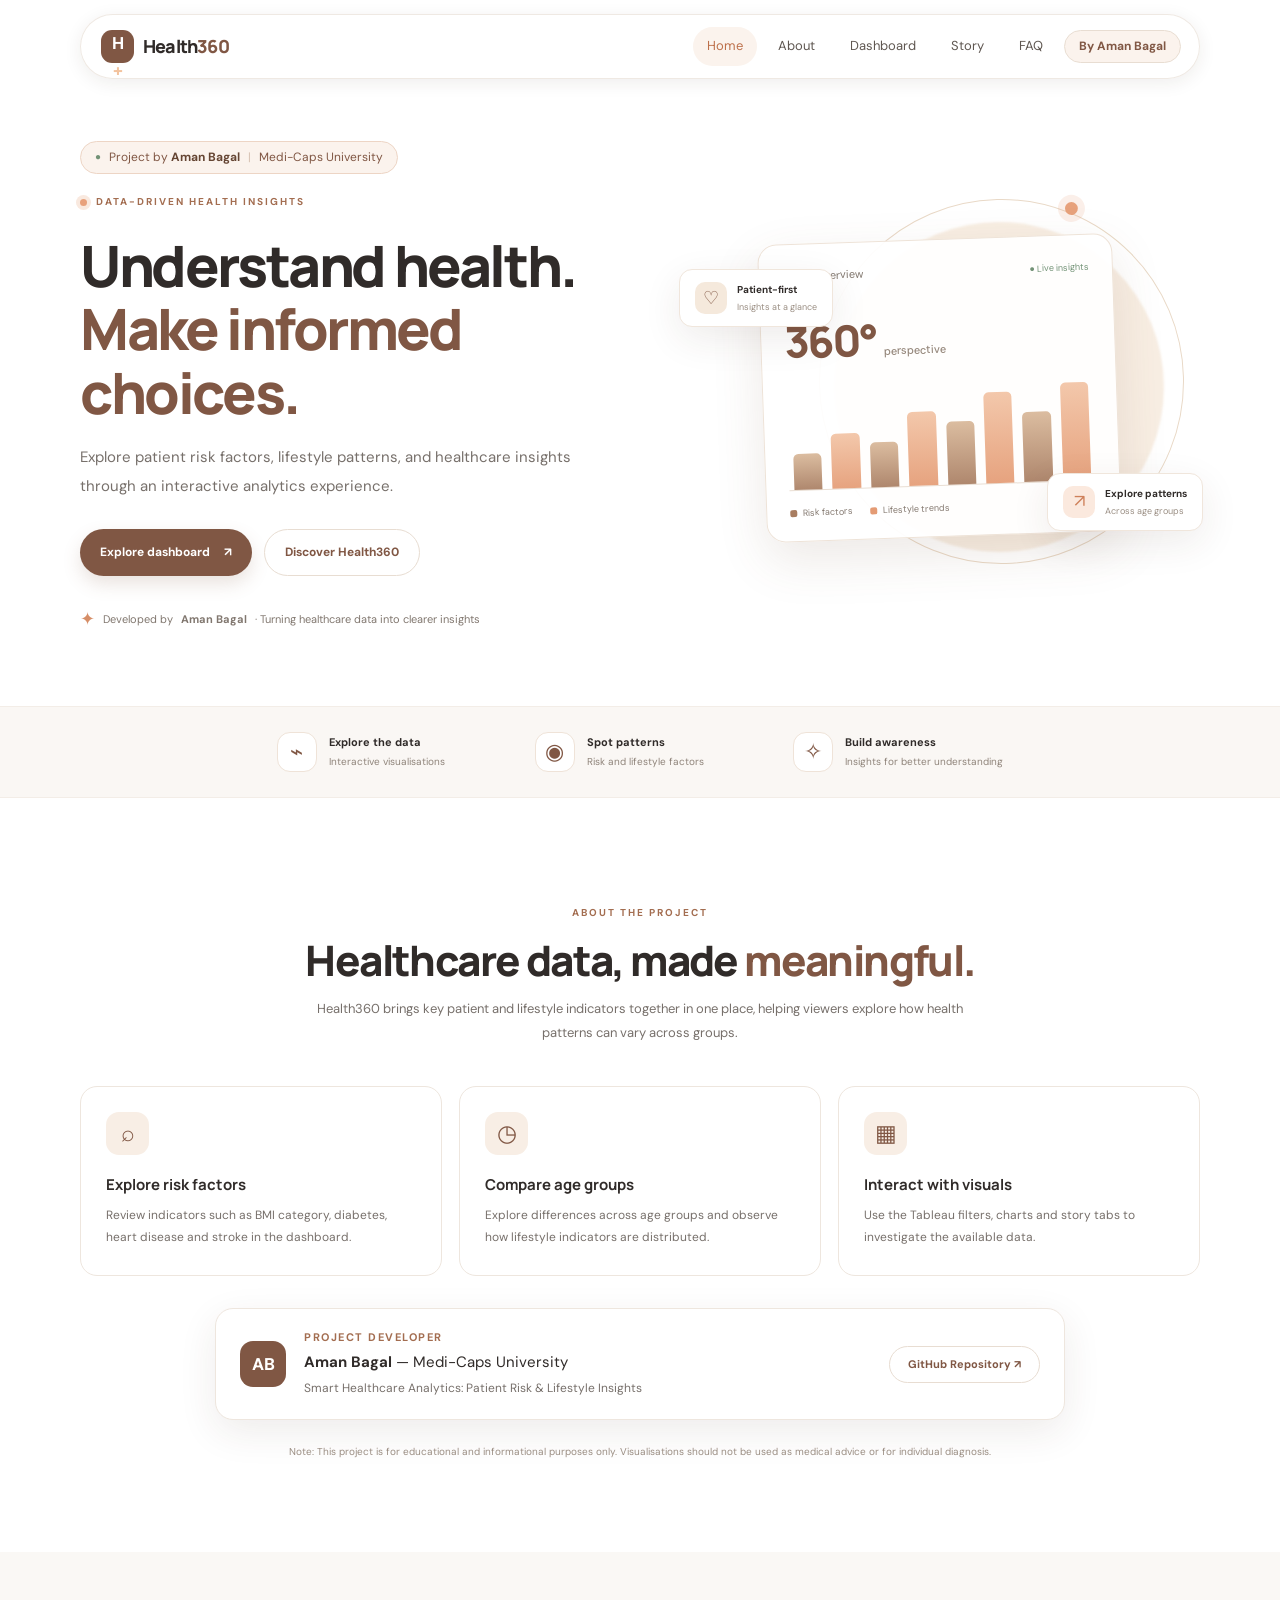
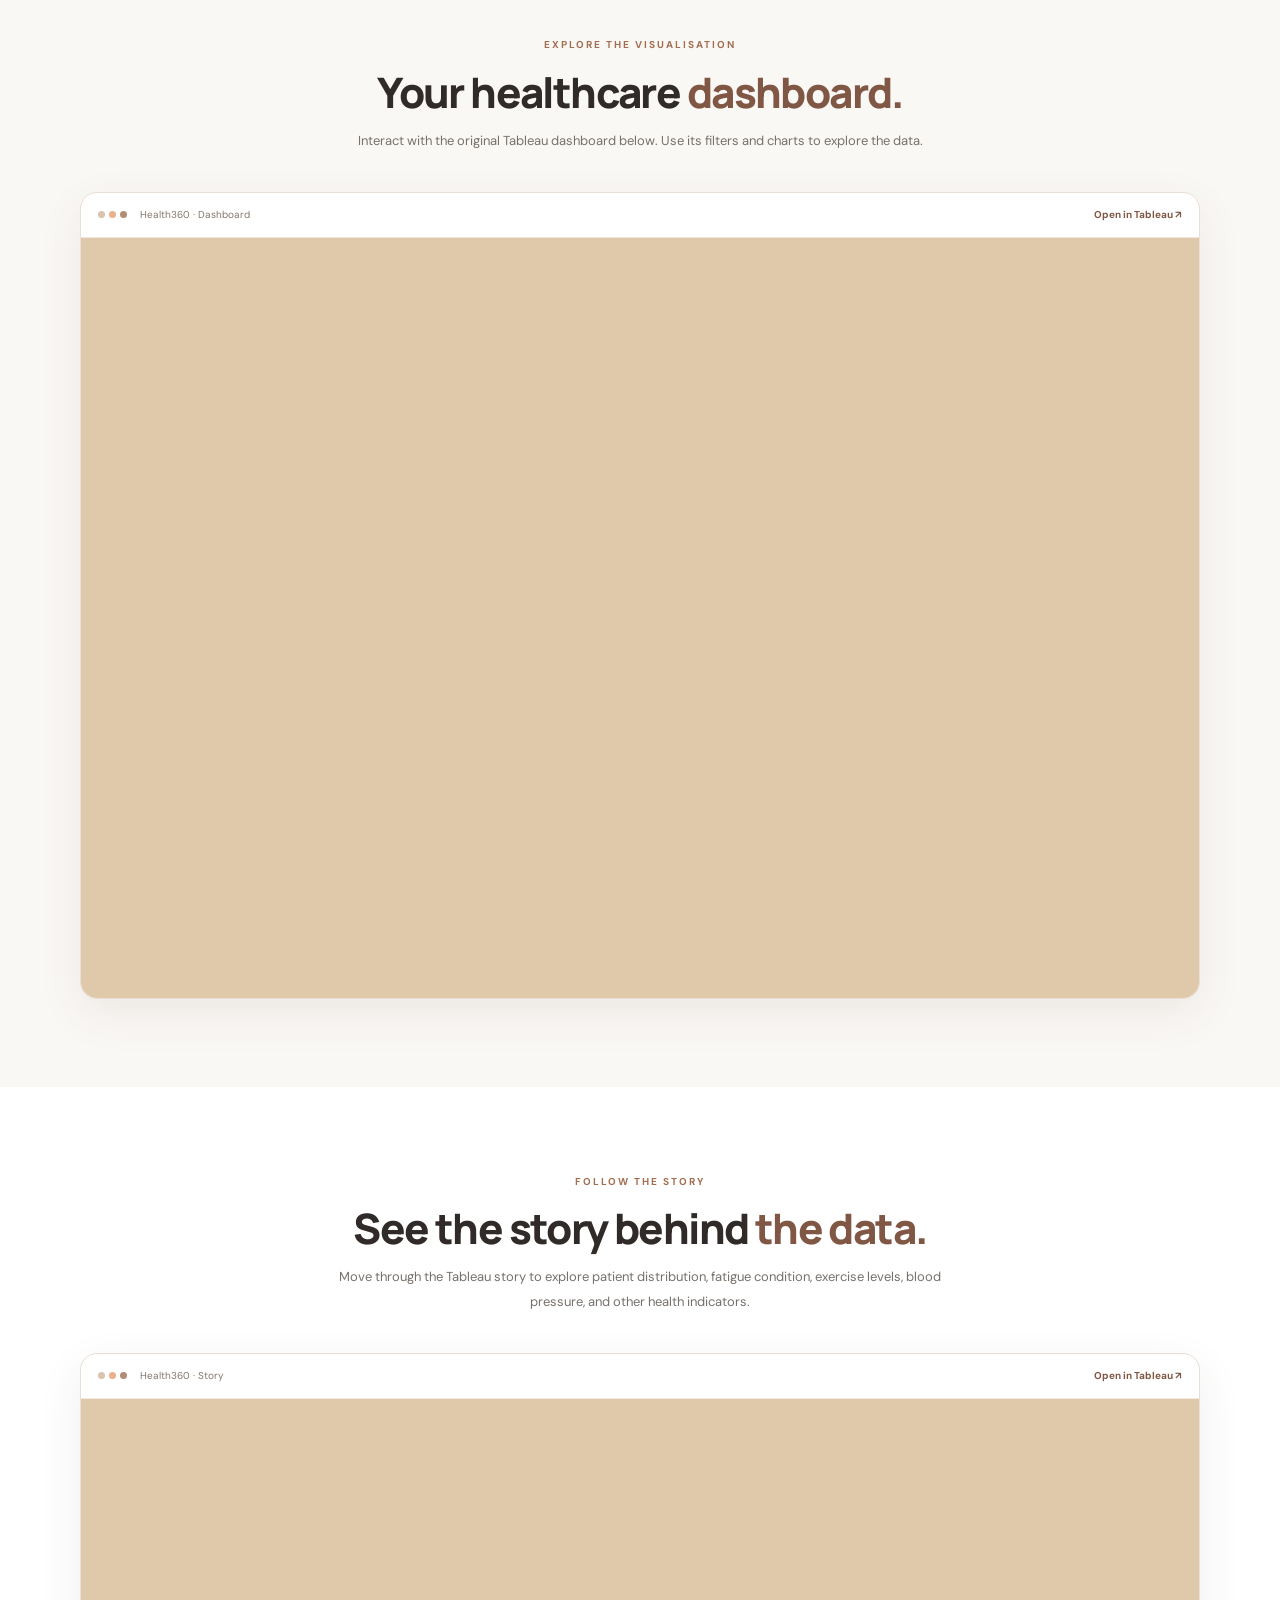
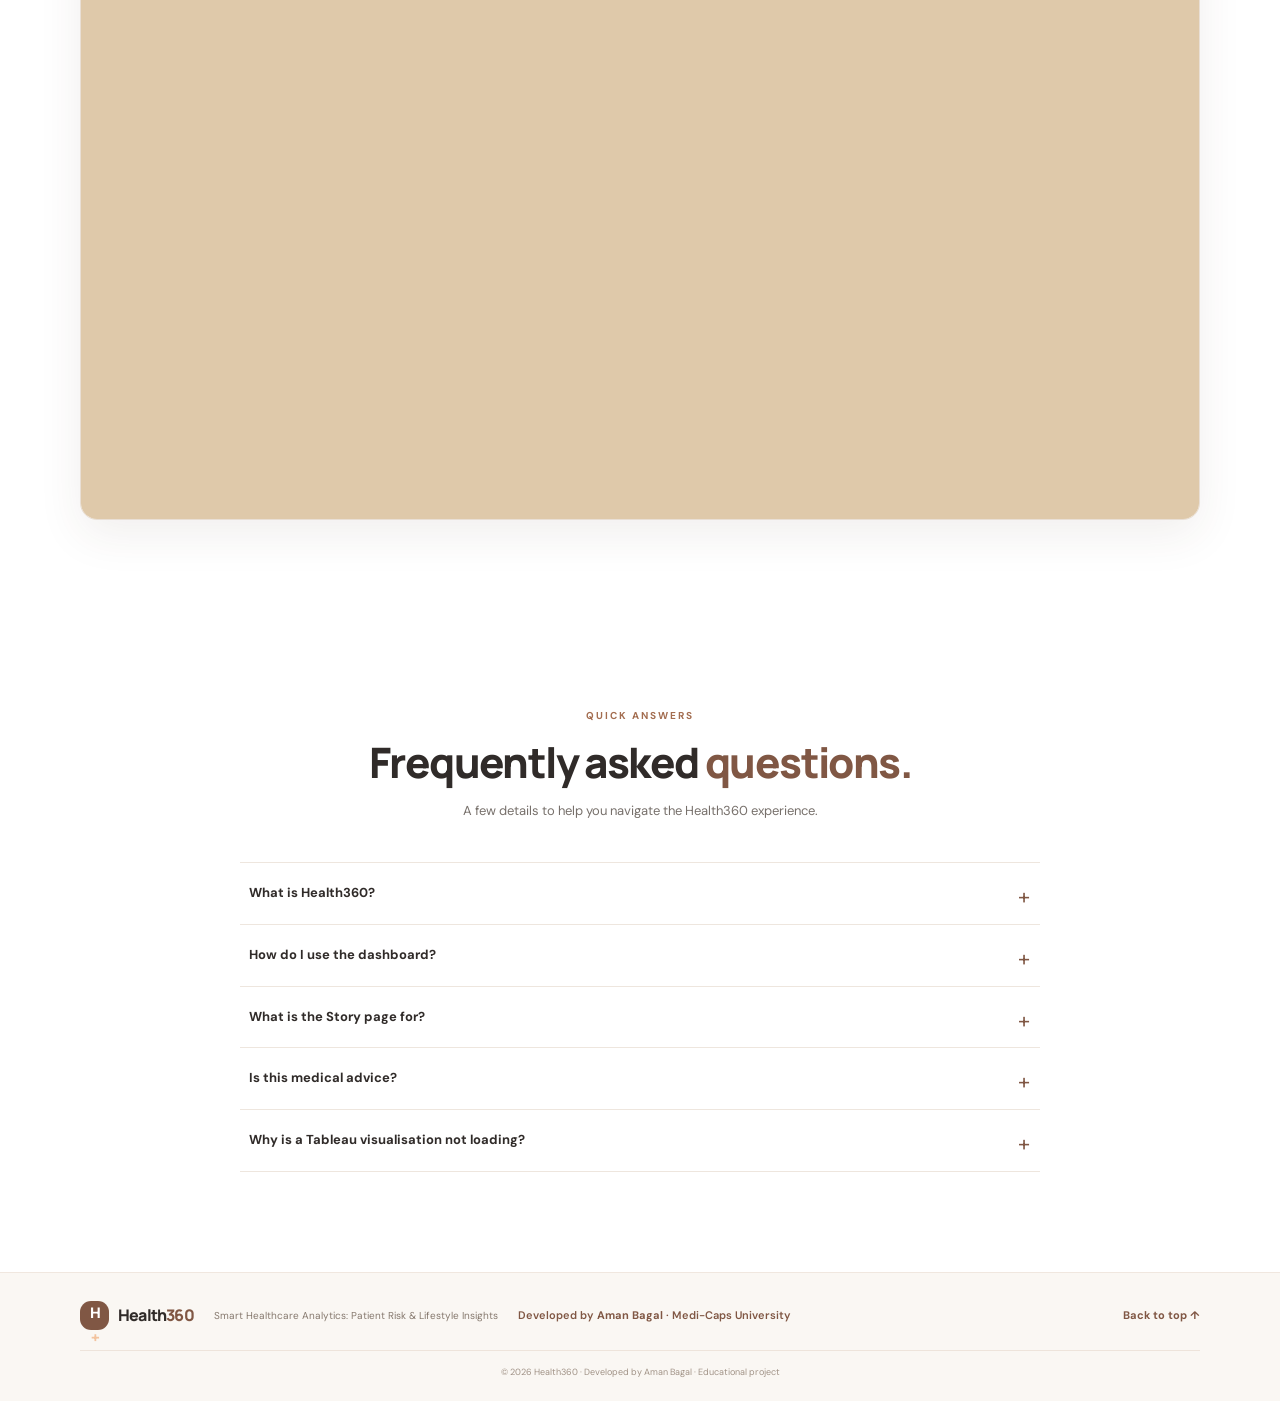
<file: index.html>
<!DOCTYPE html>
<html lang="en">
<head>
  <meta charset="UTF-8">
  <meta name="viewport" content="width=device-width, initial-scale=1.0">
  <meta name="theme-color" content="#ffffff">
  <meta name="author" content="Aman Bagal">
  <meta name="description" content="Health360 — Smart healthcare analytics, patient risk and lifestyle insights. Developed by Aman Bagal.">
  <title>Health360 | Smart Healthcare Analytics by Aman Bagal</title>
  <link rel="preconnect" href="https://public.tableau.com">
  <!-- External stylesheet links (Flask & direct file access) -->
  <link rel="stylesheet" href="../static/css/style.css">
  <link rel="stylesheet" href="static/css/style.css">
  <style>
/* Embedded stylesheet ensures full styling regardless of how index.html is opened */
@import url('https://fonts.googleapis.com/css2?family=DM+Sans:wght@400;500;600;700&family=Manrope:wght@400;500;600;700;800&display=swap');
:root{--ink:#302b29;--muted:#77706b;--brown:#805744;--brown-dark:#654533;--sand:#dfc9aa;--sand-light:#f8f3ed;--peach:#e8a17c;--line:#eee6de;--white:#fff;--shadow:0 12px 38px rgba(70,49,35,.09)}
*{box-sizing:border-box}html{scroll-behavior:smooth;scroll-padding-top:95px}body{margin:0;font-family:'DM Sans',sans-serif;color:var(--ink);background:#fff;line-height:1.6}a{color:inherit;text-decoration:none}.site-header{position:sticky;top:14px;z-index:20;width:min(1120px,calc(100% - 40px));margin:14px auto 0;padding:12px 18px 12px 20px;border:1px solid rgba(231,222,212,.65);border-radius:999px;background:rgba(255,255,255,.92);backdrop-filter:blur(14px);box-shadow:0 4px 18px rgba(52,38,28,.08);display:flex;align-items:center;justify-content:space-between;gap:24px}.brand{display:flex;align-items:center;gap:9px;flex-shrink:0}.brand-mark{width:33px;height:33px;border-radius:11px;display:grid;place-items:center;background:var(--brown);color:#fff;font-weight:800;font-size:17px;letter-spacing:-1px}.brand-mark span{color:#f3c39e}.brand-name{font-family:Manrope,sans-serif;font-size:18px;font-weight:800;letter-spacing:-.8px}.brand-name span{color:var(--brown)}.nav{display:flex;align-items:center;gap:7px}.nav-link{padding:9px 14px;border-radius:999px;font-size:13px;color:#5f5751;transition:.2s}.nav-link:hover,.nav-link.active{color:#bd704b;background:#fbf3ed}.menu-toggle{display:none;border:0;background:transparent;font-size:24px;color:var(--brown);cursor:pointer}.section{width:min(1120px,calc(100% - 40px));margin:0 auto}.hero{min-height:565px;display:grid;grid-template-columns:1.03fr .97fr;align-items:center;gap:45px;padding-top:62px;padding-bottom:72px}.eyebrow{display:inline-flex;align-items:center;gap:9px;color:#a36d50;font-size:10px;letter-spacing:2px;font-weight:700}.eyebrow-dot{width:7px;height:7px;border-radius:50%;background:var(--peach);box-shadow:0 0 0 4px #f9e9df}.hero h1,.section-heading h2{font-family:Manrope,sans-serif;letter-spacing:-2.4px;line-height:1.12;font-size:clamp(36px,4.5vw,57px);margin:20px 0 18px;font-weight:800}.hero h1 span,.section-heading h2 span{color:var(--brown)}.hero-copy>p,.section-heading>p{font-size:15px;line-height:1.9;color:var(--muted);max-width:510px;margin:0}.hero-actions{display:flex;gap:12px;flex-wrap:wrap;margin-top:29px}.button{display:inline-flex;align-items:center;gap:14px;justify-content:center;border-radius:999px;padding:13px 20px;font-size:12px;font-weight:700;transition:transform .2s,box-shadow .2s}.button:hover{transform:translateY(-2px)}.button-primary{background:var(--brown);color:#fff;box-shadow:0 8px 18px #8057442b}.button-primary:hover{background:var(--brown-dark)}.button-secondary{border:1px solid #e8ddd2;color:var(--brown);background:white}.hero-note{margin-top:29px;color:#81776f;font-size:11px;display:flex;align-items:center;gap:8px}.note-icon{color:#d68e67;font-size:18px}.hero-art{height:385px;position:relative;display:grid;place-items:center}.art-glow{position:absolute;width:330px;height:330px;border-radius:50%;background:#f8eee3;right:7%;top:7%;filter:blur(1px)}.art-orbit{position:absolute;width:365px;height:365px;border:1px solid #e9d9c7;border-radius:50%;transform:rotate(-23deg);right:3%;top:1%}.art-orbit:after{content:"";position:absolute;width:13px;height:13px;background:#e7a17b;border-radius:50%;top:43px;right:43px;box-shadow:0 0 0 7px #e7a17b2b}.art-card{position:relative;z-index:2;background:rgba(255,255,255,.94);border:1px solid #eee3d8;border-radius:19px;box-shadow:0 18px 50px #6e4d3520}.card-main{width:min(355px,82%);padding:23px 23px 20px;transform:rotate(-2deg)}.art-card-top{display:flex;align-items:center;justify-content:space-between;font-size:11px;color:#81776e}.live-dot{font-size:9px;color:#729276}.art-number{font-family:Manrope,sans-serif;font-size:43px;font-weight:800;letter-spacing:-2px;margin:22px 0 10px;color:var(--brown)}.art-number small{font-family:'DM Sans',sans-serif;font-size:11px;letter-spacing:0;color:#95877b;font-weight:500}.mini-bars{height:105px;display:flex;align-items:end;gap:10px;border-bottom:1px solid #e9ded3;padding:0 5px}.mini-bars i{display:block;flex:1;background:linear-gradient(180deg,#d8b798,#a87d61);border-radius:5px 5px 0 0;opacity:.92}.mini-bars i:nth-child(2n){background:linear-gradient(180deg,#f2c3a4,#e49b74)}.art-legend{display:flex;gap:17px;margin-top:15px;font-size:9px;color:#847970}.art-legend span{display:flex;align-items:center;gap:6px}.art-legend b{width:7px;height:7px;border-radius:2px}.legend-brown{background:#a87d61}.legend-peach{background:#e49b74}.floating-stat{position:absolute;z-index:3;display:flex;align-items:center;gap:10px;padding:12px 15px;background:white;border:1px solid #f0e6dc;border-radius:13px;box-shadow:var(--shadow)}.floating-stat strong,.floating-stat small{display:block}.floating-stat strong{font-size:10px}.floating-stat small{font-size:9px;color:#9a8e83;margin-top:2px}.stat-symbol{display:grid;place-items:center;width:32px;height:32px;background:#f5e9dc;border-radius:10px;color:var(--brown);font-size:18px}.stat-symbol-peach{background:#fbe9de;color:#ce805a}.stat-one{left:0;top:74px}.stat-two{right:-3px;bottom:49px}.intro-strip{display:flex;justify-content:center;gap:clamp(20px,7vw,100px);padding:25px 24px;background:#faf7f4;border-top:1px solid #f3ede7;border-bottom:1px solid #f3ede7}.intro-strip>div{display:flex;align-items:center;gap:12px}.strip-icon{width:40px;height:40px;border-radius:13px;display:grid;place-items:center;background:white;border:1px solid #efe3d8;color:var(--brown);font-size:22px}.intro-strip p{margin:0}.intro-strip strong,.intro-strip small{display:block}.intro-strip strong{font-size:11px}.intro-strip small{font-size:10px;color:#8f847a;margin-top:3px}.about-section{padding-top:100px;padding-bottom:92px}.section-heading{text-align:center;margin:0 auto 38px;max-width:700px}.section-heading h2{font-size:clamp(30px,3.5vw,42px);letter-spacing:-1.6px;margin:13px 0 13px}.section-heading>p{max-width:650px;margin:0 auto;font-size:13px}.feature-grid{display:grid;grid-template-columns:repeat(3,1fr);gap:17px;margin-top:40px}.feature-card{padding:25px 25px 27px;border:1px solid var(--line);border-radius:17px;background:white;transition:.2s}.feature-card:hover{transform:translateY(-4px);box-shadow:var(--shadow);border-color:#e3cbb6}.feature-icon{display:grid;place-items:center;width:43px;height:43px;border-radius:13px;background:#f8eee5;color:var(--brown);font-size:23px}.feature-card h3{font-family:Manrope,sans-serif;font-size:15px;margin:18px 0 8px}.feature-card p{font-size:12px;line-height:1.8;color:var(--muted);margin:0}.disclaimer{max-width:850px;margin:24px auto 0;text-align:center;color:#9a8d82;font-size:10px}.visual-section{padding:78px max(20px,calc((100% - 1120px)/2)) 88px;background:#faf8f5}.story-section{background:#fff;padding-top:80px}.viz-shell{width:100%;max-width:1120px;margin:0 auto;background:#fff;border:1px solid #e9dfd5;border-radius:17px;overflow:hidden;box-shadow:0 15px 45px rgba(74,52,35,.08)}.viz-toolbar{height:45px;padding:0 17px;display:flex;align-items:center;gap:13px;border-bottom:1px solid #f0e8e0;font-size:10px;color:#85776c}.viz-toolbar>div{display:flex;gap:4px}.toolbar-dot{width:7px;height:7px;background:#d8c4af;border-radius:50%}.toolbar-dot:nth-child(2){background:#e9b18d}.toolbar-dot:nth-child(3){background:#b38c74}.viz-toolbar>a{margin-left:auto;color:var(--brown);font-weight:700}.viz-frame{width:100%;position:relative;background:#dfc9aa}.viz-frame iframe{display:block;width:100%;height:100%;border:0}.dashboard-frame{height:760px}.story-frame{height:720px}.faq-section{padding-top:93px;padding-bottom:100px}.faq-list{max-width:800px;margin:0 auto;border-top:1px solid var(--line)}.faq-list details{border-bottom:1px solid var(--line);padding:0 5px}.faq-list summary{list-style:none;cursor:pointer;padding:20px 34px 20px 4px;font-size:13px;font-weight:700;position:relative}.faq-list summary::-webkit-details-marker{display:none}.faq-list summary:after{content:"+";position:absolute;right:5px;top:16px;font-size:22px;color:var(--brown);font-weight:400}.faq-list details[open] summary:after{content:"−"}.faq-list details p{font-size:12px;color:var(--muted);line-height:1.8;margin:0;padding:0 30px 20px 4px}.footer{padding:28px max(20px,calc((100% - 1120px)/2)) 22px;background:#faf7f3;border-top:1px solid #f0e7df;display:flex;align-items:center;gap:20px;flex-wrap:wrap}.footer-brand .brand-mark{width:29px;height:29px;font-size:15px}.footer-brand .brand-name{font-size:16px}.footer p{font-size:10px;color:#85786d;margin:0}.back-top{margin-left:auto;font-size:11px;color:var(--brown);font-weight:700}.footer>small{width:100%;text-align:center;padding-top:14px;border-top:1px solid #eee4db;color:#a09286;font-size:9px}
@media(max-width:760px){.site-header{width:calc(100% - 24px);top:8px;margin-top:8px;padding:10px 14px;border-radius:18px;flex-wrap:wrap}.menu-toggle{display:block}.nav{display:none;flex-basis:100%;flex-direction:column;align-items:stretch;gap:2px;padding:5px 0 3px}.nav.open{display:flex}.nav-link{padding:10px 13px}.hero{grid-template-columns:1fr;gap:18px;padding-top:72px;padding-bottom:48px}.hero-copy{text-align:center}.hero-copy>p{margin:0 auto}.hero-actions{justify-content:center}.hero-note{justify-content:center}.hero-art{height:330px}.art-glow{width:260px;height:260px;right:calc(50% - 130px)}.art-orbit{width:300px;height:300px;right:calc(50% - 150px);top:12px}.card-main{width:min(330px,82%)}.stat-one{left:0;top:38px}.stat-two{right:0;bottom:26px}.intro-strip{display:grid;grid-template-columns:1fr;gap:15px;padding:22px 30px}.about-section{padding-top:68px;padding-bottom:65px}.feature-grid{grid-template-columns:1fr;gap:12px}.feature-card{padding:21px}.visual-section{padding:60px 12px}.story-section{padding-top:60px}.dashboard-frame{height:650px}.story-frame{height:620px}.viz-toolbar{padding:0 10px}.viz-toolbar>a{font-size:9px}.section-heading{padding:0 7px;margin-bottom:28px}.faq-section{padding-top:68px;padding-bottom:70px}.footer{justify-content:center;text-align:center;gap:13px}.footer p{width:100%}.back-top{margin:0}.footer>small{margin-top:5px}}
@media(max-width:420px){.hero h1{font-size:36px;letter-spacing:-1.7px}.hero-art{height:295px}.card-main{padding:18px}.art-number{font-size:36px}.floating-stat{padding:9px 10px}.floating-stat strong{font-size:9px}.floating-stat small{font-size:8px}.stat-one{left:-2px}.stat-two{right:-2px}.dashboard-frame{height:560px}.story-frame{height:540px}.viz-toolbar>span{max-width:110px;overflow:hidden;white-space:nowrap}.section-heading h2{letter-spacing:-1px}}


/* Author styles */
.hero-author-badge{display:inline-flex;align-items:center;gap:8px;background:#fbf3ed;border:1px solid #edd5c5;border-radius:999px;padding:6px 14px;font-size:12px;color:var(--brown);margin-bottom:14px}
.hero-author-badge strong{color:var(--brown-dark)}
.hero-author-badge .badge-dot{color:#729276;font-size:10px}
.hero-author-badge .badge-divider{color:#d8c3b4}
.author-pill{display:inline-flex;align-items:center;gap:6px;padding:6px 14px;border-radius:999px;font-size:12px;font-weight:700;color:var(--brown);background:#fbf3ed;border:1px solid #e8ddd2}
.author-banner{max-width:850px;margin:32px auto 0;padding:20px 24px;background:#fff;border:1px solid var(--line);border-radius:18px;box-shadow:var(--shadow);display:flex;align-items:center;gap:18px;flex-wrap:wrap}
.author-avatar{width:46px;height:46px;border-radius:13px;background:var(--brown);color:#fff;font-weight:800;font-size:17px;display:grid;place-items:center;flex-shrink:0}
.author-info{flex:1;min-width:200px}
.author-info h3{font-size:11px;text-transform:uppercase;letter-spacing:1.5px;color:#a36d50;margin:0 0 3px;font-weight:700}
.author-info p{margin:0;font-size:15px;color:var(--ink)}
.author-info small{color:var(--muted);font-size:12px}
.author-btn{padding:9px 18px;font-size:11px;border-radius:999px}
.footer-author{font-size:11px;color:var(--brown);font-weight:600}

  </style>
</head>
<body>
  <header class="site-header">
    <a class="brand" href="#home" aria-label="Health360 home">
      <span class="brand-mark">H<span>+</span></span>
      <span class="brand-name">Health<span>360</span></span>
    </a>
    <button class="menu-toggle" id="menuToggle" aria-label="Toggle navigation" aria-expanded="false">☰</button>
    <nav class="nav" id="mainNav" aria-label="Main navigation">
      <a href="#home" class="nav-link active">Home</a>
      <a href="#about" class="nav-link">About</a>
      <a href="#dashboard" class="nav-link">Dashboard</a>
      <a href="#story" class="nav-link">Story</a>
      <a href="#faq" class="nav-link">FAQ</a>
      <span class="author-pill">By Aman Bagal</span>
    </nav>
  </header>

  <main>
    <section class="hero section" id="home">
      <div class="hero-copy">
        <div class="hero-author-badge">
          <span class="badge-dot">●</span>
          <span>Project by <strong>Aman Bagal</strong></span>
          <span class="badge-divider">|</span>
          <span>Medi-Caps University</span>
        </div>
        <br>
        <span class="eyebrow"><span class="eyebrow-dot"></span> DATA-DRIVEN HEALTH INSIGHTS</span>
        <h1>Understand health.<br><span>Make informed choices.</span></h1>
        <p>Explore patient risk factors, lifestyle patterns, and healthcare insights through an interactive analytics experience.</p>
        <div class="hero-actions">
          <a class="button button-primary" href="#dashboard">Explore dashboard <span aria-hidden="true">↗</span></a>
          <a class="button button-secondary" href="#about">Discover Health360</a>
        </div>
        <div class="hero-note"><span class="note-icon">✦</span> Developed by <strong>Aman Bagal</strong> · Turning healthcare data into clearer insights</div>
      </div>
      <div class="hero-art" aria-label="Healthcare analytics illustration">
        <div class="art-glow"></div>
        <div class="art-card card-main">
          <div class="art-card-top"><span>Health overview</span><span class="live-dot">● Live insights</span></div>
          <div class="art-number">360° <small>perspective</small></div>
          <div class="mini-bars"><i style="height:35%"></i><i style="height:53%"></i><i style="height:44%"></i><i style="height:72%"></i><i style="height:61%"></i><i style="height:88%"></i><i style="height:68%"></i><i style="height:95%"></i></div>
          <div class="art-legend"><span><b class="legend-brown"></b>Risk factors</span><span><b class="legend-peach"></b>Lifestyle trends</span></div>
        </div>
        <div class="floating-stat stat-one"><span class="stat-symbol">♡</span><div><strong>Patient-first</strong><small>Insights at a glance</small></div></div>
        <div class="floating-stat stat-two"><span class="stat-symbol stat-symbol-peach">↗</span><div><strong>Explore patterns</strong><small>Across age groups</small></div></div>
        <div class="art-orbit"></div>
      </div>
    </section>

    <section class="intro-strip">
      <div><span class="strip-icon">⌁</span><p><strong>Explore the data</strong><small>Interactive visualisations</small></p></div>
      <div><span class="strip-icon">◉</span><p><strong>Spot patterns</strong><small>Risk and lifestyle factors</small></p></div>
      <div><span class="strip-icon">✧</span><p><strong>Build awareness</strong><small>Insights for better understanding</small></p></div>
    </section>

    <section class="section about-section" id="about">
      <div class="section-heading">
        <span class="eyebrow">ABOUT THE PROJECT</span>
        <h2>Healthcare data, made <span>meaningful.</span></h2>
        <p>Health360 brings key patient and lifestyle indicators together in one place, helping viewers explore how health patterns can vary across groups.</p>
      </div>
      <div class="feature-grid">
        <article class="feature-card"><span class="feature-icon">⌕</span><h3>Explore risk factors</h3><p>Review indicators such as BMI category, diabetes, heart disease and stroke in the dashboard.</p></article>
        <article class="feature-card"><span class="feature-icon">◷</span><h3>Compare age groups</h3><p>Explore differences across age groups and observe how lifestyle indicators are distributed.</p></article>
        <article class="feature-card"><span class="feature-icon">▦</span><h3>Interact with visuals</h3><p>Use the Tableau filters, charts and story tabs to investigate the available data.</p></article>
      </div>

      <div class="author-banner">
        <div class="author-avatar">AB</div>
        <div class="author-info">
          <h3>Project Developer</h3>
          <p><strong>Aman Bagal</strong> — Medi-Caps University</p>
          <small>Smart Healthcare Analytics: Patient Risk &amp; Lifestyle Insights</small>
        </div>
        <a href="https://github.com/amanbagal1001/Health360Flask" target="_blank" rel="noopener noreferrer" class="button button-secondary author-btn">
          GitHub Repository ↗
        </a>
      </div>

      <p class="disclaimer">Note: This project is for educational and informational purposes only. Visualisations should not be used as medical advice or for individual diagnosis.</p>
    </section>

    <section class="visual-section" id="dashboard">
      <div class="section-heading">
        <span class="eyebrow">EXPLORE THE VISUALISATION</span>
        <h2>Your healthcare <span>dashboard.</span></h2>
        <p>Interact with the original Tableau dashboard below. Use its filters and charts to explore the data.</p>
      </div>
      <div class="viz-shell">
        <div class="viz-toolbar"><div><span class="toolbar-dot"></span><span class="toolbar-dot"></span><span class="toolbar-dot"></span></div><span>Health360 · Dashboard</span><a href="https://public.tableau.com/views/Health360ComprehensiveHealthcareRiskDiseaseAnalytics_17929898861220/Dashboard1?:showVizHome=no" target="_blank" rel="noopener noreferrer">Open in Tableau ↗</a></div>
        <div class="viz-frame dashboard-frame">
          <iframe title="Health360 Smart Healthcare Risk Factor Analysis Dashboard" src="https://public.tableau.com/views/Health360ComprehensiveHealthcareRiskDiseaseAnalytics_17929898861220/Dashboard1?:language=en-GB&:showVizHome=no&:embed=true" loading="lazy" allowfullscreen></iframe>
        </div>
      </div>
    </section>

    <section class="visual-section story-section" id="story">
      <div class="section-heading">
        <span class="eyebrow">FOLLOW THE STORY</span>
        <h2>See the story behind <span>the data.</span></h2>
        <p>Move through the Tableau story to explore patient distribution, fatigue condition, exercise levels, blood pressure, and other health indicators.</p>
      </div>
      <div class="viz-shell">
        <div class="viz-toolbar"><div><span class="toolbar-dot"></span><span class="toolbar-dot"></span><span class="toolbar-dot"></span></div><span>Health360 · Story</span><a href="https://public.tableau.com/views/Health360ComprehensiveHealthcareRiskDiseaseAnalytics_17929898861220/Story1?:showVizHome=no" target="_blank" rel="noopener noreferrer">Open in Tableau ↗</a></div>
        <div class="viz-frame story-frame">
          <iframe title="Health360 Smart Healthcare Analytics Story" src="https://public.tableau.com/views/Health360ComprehensiveHealthcareRiskDiseaseAnalytics_17929898861220/Story1?:language=en-GB&:showVizHome=no&:embed=true" loading="lazy" allowfullscreen></iframe>
        </div>
      </div>
    </section>

    <section class="section faq-section" id="faq">
      <div class="section-heading">
        <span class="eyebrow">QUICK ANSWERS</span>
        <h2>Frequently asked <span>questions.</span></h2>
        <p>A few details to help you navigate the Health360 experience.</p>
      </div>
      <div class="faq-list">
        <details><summary>What is Health360?</summary><p>Health360 is a healthcare analytics project developed by Aman Bagal that presents patient risk and lifestyle insights through interactive Tableau visualisations.</p></details>
        <details><summary>How do I use the dashboard?</summary><p>Use the interactive controls inside the embedded Tableau view. Depending on the chart, you may be able to select categories, hover for details, or apply filters.</p></details>
        <details><summary>What is the Story page for?</summary><p>The Story view groups visualisations into a sequence so you can explore different aspects of the dataset step by step.</p></details>
        <details><summary>Is this medical advice?</summary><p>No. The website is an educational data visualisation project and is not a substitute for advice from a qualified healthcare professional.</p></details>
        <details><summary>Why is a Tableau visualisation not loading?</summary><p>Check your internet connection and make sure Tableau Public is accessible. You can also use the “Open in Tableau” link above each visualisation.</p></details>
      </div>
    </section>
  </main>

  <footer class="footer">
    <a class="brand footer-brand" href="#home"><span class="brand-mark">H<span>+</span></span><span class="brand-name">Health<span>360</span></span></a>
    <p>Smart Healthcare Analytics: Patient Risk &amp; Lifestyle Insights</p>
    <div class="footer-author">Developed by <strong>Aman Bagal</strong> · Medi-Caps University</div>
    <a href="#home" class="back-top">Back to top ↑</a>
    <small>© <span id="year"></span> Health360 · Developed by Aman Bagal · Educational project</small>
  </footer>
  <!-- External script links -->
  <script src="../static/js/script.js" defer></script>
  <script src="static/js/script.js" defer></script>
  <script>
    (() => {
      if (window.__health360_initialized) return;
      window.__health360_initialized = true;
const menuToggle = document.getElementById('menuToggle');
const mainNav = document.getElementById('mainNav');
const navLinks = document.querySelectorAll('.nav-link');

menuToggle.addEventListener('click', () => {
  const isOpen = mainNav.classList.toggle('open');
  menuToggle.setAttribute('aria-expanded', String(isOpen));
  menuToggle.textContent = isOpen ? '×' : '☰';
});

navLinks.forEach(link => {
  link.addEventListener('click', () => {
    mainNav.classList.remove('open');
    menuToggle.setAttribute('aria-expanded', 'false');
    menuToggle.textContent = '☰';
    navLinks.forEach(item => item.classList.remove('active'));
    link.classList.add('active');
  });
});

const sections = document.querySelectorAll('main section[id]');
const observer = new IntersectionObserver(entries => {
  entries.forEach(entry => {
    if (entry.isIntersecting) {
      navLinks.forEach(link => {
        link.classList.toggle('active', link.getAttribute('href') === `#${entry.target.id}`);
      });
    }
  });
}, { rootMargin: '-25% 0px -60% 0px' });
sections.forEach(section => observer.observe(section));

document.getElementById('year').textContent = new Date().getFullYear();

    })();
  </script>
</body>
</html>
</file>
<file: static/css/style.css>
@import url('https://fonts.googleapis.com/css2?family=DM+Sans:wght@400;500;600;700&family=Manrope:wght@400;500;600;700;800&display=swap');
:root{--ink:#302b29;--muted:#77706b;--brown:#805744;--brown-dark:#654533;--sand:#dfc9aa;--sand-light:#f8f3ed;--peach:#e8a17c;--line:#eee6de;--white:#fff;--shadow:0 12px 38px rgba(70,49,35,.09)}
*{box-sizing:border-box}html{scroll-behavior:smooth;scroll-padding-top:95px}body{margin:0;font-family:'DM Sans',sans-serif;color:var(--ink);background:#fff;line-height:1.6}a{color:inherit;text-decoration:none}.site-header{position:sticky;top:14px;z-index:20;width:min(1120px,calc(100% - 40px));margin:14px auto 0;padding:12px 18px 12px 20px;border:1px solid rgba(231,222,212,.65);border-radius:999px;background:rgba(255,255,255,.92);backdrop-filter:blur(14px);box-shadow:0 4px 18px rgba(52,38,28,.08);display:flex;align-items:center;justify-content:space-between;gap:24px}.brand{display:flex;align-items:center;gap:9px;flex-shrink:0}.brand-mark{width:33px;height:33px;border-radius:11px;display:grid;place-items:center;background:var(--brown);color:#fff;font-weight:800;font-size:17px;letter-spacing:-1px}.brand-mark span{color:#f3c39e}.brand-name{font-family:Manrope,sans-serif;font-size:18px;font-weight:800;letter-spacing:-.8px}.brand-name span{color:var(--brown)}.nav{display:flex;align-items:center;gap:7px}.nav-link{padding:9px 14px;border-radius:999px;font-size:13px;color:#5f5751;transition:.2s}.nav-link:hover,.nav-link.active{color:#bd704b;background:#fbf3ed}.menu-toggle{display:none;border:0;background:transparent;font-size:24px;color:var(--brown);cursor:pointer}.section{width:min(1120px,calc(100% - 40px));margin:0 auto}.hero{min-height:565px;display:grid;grid-template-columns:1.03fr .97fr;align-items:center;gap:45px;padding-top:62px;padding-bottom:72px}.eyebrow{display:inline-flex;align-items:center;gap:9px;color:#a36d50;font-size:10px;letter-spacing:2px;font-weight:700}.eyebrow-dot{width:7px;height:7px;border-radius:50%;background:var(--peach);box-shadow:0 0 0 4px #f9e9df}.hero h1,.section-heading h2{font-family:Manrope,sans-serif;letter-spacing:-2.4px;line-height:1.12;font-size:clamp(36px,4.5vw,57px);margin:20px 0 18px;font-weight:800}.hero h1 span,.section-heading h2 span{color:var(--brown)}.hero-copy>p,.section-heading>p{font-size:15px;line-height:1.9;color:var(--muted);max-width:510px;margin:0}.hero-actions{display:flex;gap:12px;flex-wrap:wrap;margin-top:29px}.button{display:inline-flex;align-items:center;gap:14px;justify-content:center;border-radius:999px;padding:13px 20px;font-size:12px;font-weight:700;transition:transform .2s,box-shadow .2s}.button:hover{transform:translateY(-2px)}.button-primary{background:var(--brown);color:#fff;box-shadow:0 8px 18px #8057442b}.button-primary:hover{background:var(--brown-dark)}.button-secondary{border:1px solid #e8ddd2;color:var(--brown);background:white}.hero-note{margin-top:29px;color:#81776f;font-size:11px;display:flex;align-items:center;gap:8px}.note-icon{color:#d68e67;font-size:18px}.hero-art{height:385px;position:relative;display:grid;place-items:center}.art-glow{position:absolute;width:330px;height:330px;border-radius:50%;background:#f8eee3;right:7%;top:7%;filter:blur(1px)}.art-orbit{position:absolute;width:365px;height:365px;border:1px solid #e9d9c7;border-radius:50%;transform:rotate(-23deg);right:3%;top:1%}.art-orbit:after{content:"";position:absolute;width:13px;height:13px;background:#e7a17b;border-radius:50%;top:43px;right:43px;box-shadow:0 0 0 7px #e7a17b2b}.art-card{position:relative;z-index:2;background:rgba(255,255,255,.94);border:1px solid #eee3d8;border-radius:19px;box-shadow:0 18px 50px #6e4d3520}.card-main{width:min(355px,82%);padding:23px 23px 20px;transform:rotate(-2deg)}.art-card-top{display:flex;align-items:center;justify-content:space-between;font-size:11px;color:#81776e}.live-dot{font-size:9px;color:#729276}.art-number{font-family:Manrope,sans-serif;font-size:43px;font-weight:800;letter-spacing:-2px;margin:22px 0 10px;color:var(--brown)}.art-number small{font-family:'DM Sans',sans-serif;font-size:11px;letter-spacing:0;color:#95877b;font-weight:500}.mini-bars{height:105px;display:flex;align-items:end;gap:10px;border-bottom:1px solid #e9ded3;padding:0 5px}.mini-bars i{display:block;flex:1;background:linear-gradient(180deg,#d8b798,#a87d61);border-radius:5px 5px 0 0;opacity:.92}.mini-bars i:nth-child(2n){background:linear-gradient(180deg,#f2c3a4,#e49b74)}.art-legend{display:flex;gap:17px;margin-top:15px;font-size:9px;color:#847970}.art-legend span{display:flex;align-items:center;gap:6px}.art-legend b{width:7px;height:7px;border-radius:2px}.legend-brown{background:#a87d61}.legend-peach{background:#e49b74}.floating-stat{position:absolute;z-index:3;display:flex;align-items:center;gap:10px;padding:12px 15px;background:white;border:1px solid #f0e6dc;border-radius:13px;box-shadow:var(--shadow)}.floating-stat strong,.floating-stat small{display:block}.floating-stat strong{font-size:10px}.floating-stat small{font-size:9px;color:#9a8e83;margin-top:2px}.stat-symbol{display:grid;place-items:center;width:32px;height:32px;background:#f5e9dc;border-radius:10px;color:var(--brown);font-size:18px}.stat-symbol-peach{background:#fbe9de;color:#ce805a}.stat-one{left:0;top:74px}.stat-two{right:-3px;bottom:49px}.intro-strip{display:flex;justify-content:center;gap:clamp(20px,7vw,100px);padding:25px 24px;background:#faf7f4;border-top:1px solid #f3ede7;border-bottom:1px solid #f3ede7}.intro-strip>div{display:flex;align-items:center;gap:12px}.strip-icon{width:40px;height:40px;border-radius:13px;display:grid;place-items:center;background:white;border:1px solid #efe3d8;color:var(--brown);font-size:22px}.intro-strip p{margin:0}.intro-strip strong,.intro-strip small{display:block}.intro-strip strong{font-size:11px}.intro-strip small{font-size:10px;color:#8f847a;margin-top:3px}.about-section{padding-top:100px;padding-bottom:92px}.section-heading{text-align:center;margin:0 auto 38px;max-width:700px}.section-heading h2{font-size:clamp(30px,3.5vw,42px);letter-spacing:-1.6px;margin:13px 0 13px}.section-heading>p{max-width:650px;margin:0 auto;font-size:13px}.feature-grid{display:grid;grid-template-columns:repeat(3,1fr);gap:17px;margin-top:40px}.feature-card{padding:25px 25px 27px;border:1px solid var(--line);border-radius:17px;background:white;transition:.2s}.feature-card:hover{transform:translateY(-4px);box-shadow:var(--shadow);border-color:#e3cbb6}.feature-icon{display:grid;place-items:center;width:43px;height:43px;border-radius:13px;background:#f8eee5;color:var(--brown);font-size:23px}.feature-card h3{font-family:Manrope,sans-serif;font-size:15px;margin:18px 0 8px}.feature-card p{font-size:12px;line-height:1.8;color:var(--muted);margin:0}.disclaimer{max-width:850px;margin:24px auto 0;text-align:center;color:#9a8d82;font-size:10px}.visual-section{padding:78px max(20px,calc((100% - 1120px)/2)) 88px;background:#faf8f5}.story-section{background:#fff;padding-top:80px}.viz-shell{width:100%;max-width:1120px;margin:0 auto;background:#fff;border:1px solid #e9dfd5;border-radius:17px;overflow:hidden;box-shadow:0 15px 45px rgba(74,52,35,.08)}.viz-toolbar{height:45px;padding:0 17px;display:flex;align-items:center;gap:13px;border-bottom:1px solid #f0e8e0;font-size:10px;color:#85776c}.viz-toolbar>div{display:flex;gap:4px}.toolbar-dot{width:7px;height:7px;background:#d8c4af;border-radius:50%}.toolbar-dot:nth-child(2){background:#e9b18d}.toolbar-dot:nth-child(3){background:#b38c74}.viz-toolbar>a{margin-left:auto;color:var(--brown);font-weight:700}.viz-frame{width:100%;position:relative;background:#dfc9aa}.viz-frame iframe{display:block;width:100%;height:100%;border:0}.dashboard-frame{height:760px}.story-frame{height:720px}.faq-section{padding-top:93px;padding-bottom:100px}.faq-list{max-width:800px;margin:0 auto;border-top:1px solid var(--line)}.faq-list details{border-bottom:1px solid var(--line);padding:0 5px}.faq-list summary{list-style:none;cursor:pointer;padding:20px 34px 20px 4px;font-size:13px;font-weight:700;position:relative}.faq-list summary::-webkit-details-marker{display:none}.faq-list summary:after{content:"+";position:absolute;right:5px;top:16px;font-size:22px;color:var(--brown);font-weight:400}.faq-list details[open] summary:after{content:"−"}.faq-list details p{font-size:12px;color:var(--muted);line-height:1.8;margin:0;padding:0 30px 20px 4px}.footer{padding:28px max(20px,calc((100% - 1120px)/2)) 22px;background:#faf7f3;border-top:1px solid #f0e7df;display:flex;align-items:center;gap:20px;flex-wrap:wrap}.footer-brand .brand-mark{width:29px;height:29px;font-size:15px}.footer-brand .brand-name{font-size:16px}.footer p{font-size:10px;color:#85786d;margin:0}.back-top{margin-left:auto;font-size:11px;color:var(--brown);font-weight:700}.footer>small{width:100%;text-align:center;padding-top:14px;border-top:1px solid #eee4db;color:#a09286;font-size:9px}
@media(max-width:760px){.site-header{width:calc(100% - 24px);top:8px;margin-top:8px;padding:10px 14px;border-radius:18px;flex-wrap:wrap}.menu-toggle{display:block}.nav{display:none;flex-basis:100%;flex-direction:column;align-items:stretch;gap:2px;padding:5px 0 3px}.nav.open{display:flex}.nav-link{padding:10px 13px}.hero{grid-template-columns:1fr;gap:18px;padding-top:72px;padding-bottom:48px}.hero-copy{text-align:center}.hero-copy>p{margin:0 auto}.hero-actions{justify-content:center}.hero-note{justify-content:center}.hero-art{height:330px}.art-glow{width:260px;height:260px;right:calc(50% - 130px)}.art-orbit{width:300px;height:300px;right:calc(50% - 150px);top:12px}.card-main{width:min(330px,82%)}.stat-one{left:0;top:38px}.stat-two{right:0;bottom:26px}.intro-strip{display:grid;grid-template-columns:1fr;gap:15px;padding:22px 30px}.about-section{padding-top:68px;padding-bottom:65px}.feature-grid{grid-template-columns:1fr;gap:12px}.feature-card{padding:21px}.visual-section{padding:60px 12px}.story-section{padding-top:60px}.dashboard-frame{height:650px}.story-frame{height:620px}.viz-toolbar{padding:0 10px}.viz-toolbar>a{font-size:9px}.section-heading{padding:0 7px;margin-bottom:28px}.faq-section{padding-top:68px;padding-bottom:70px}.footer{justify-content:center;text-align:center;gap:13px}.footer p{width:100%}.back-top{margin:0}.footer>small{margin-top:5px}}
@media(max-width:420px){.hero h1{font-size:36px;letter-spacing:-1.7px}.hero-art{height:295px}.card-main{padding:18px}.art-number{font-size:36px}.floating-stat{padding:9px 10px}.floating-stat strong{font-size:9px}.floating-stat small{font-size:8px}.stat-one{left:-2px}.stat-two{right:-2px}.dashboard-frame{height:560px}.story-frame{height:540px}.viz-toolbar>span{max-width:110px;overflow:hidden;white-space:nowrap}.section-heading h2{letter-spacing:-1px}}


/* Author styles */
.hero-author-badge{display:inline-flex;align-items:center;gap:8px;background:#fbf3ed;border:1px solid #edd5c5;border-radius:999px;padding:6px 14px;font-size:12px;color:var(--brown);margin-bottom:14px}
.hero-author-badge strong{color:var(--brown-dark)}
.hero-author-badge .badge-dot{color:#729276;font-size:10px}
.hero-author-badge .badge-divider{color:#d8c3b4}
.author-pill{display:inline-flex;align-items:center;gap:6px;padding:6px 14px;border-radius:999px;font-size:12px;font-weight:700;color:var(--brown);background:#fbf3ed;border:1px solid #e8ddd2}
.author-banner{max-width:850px;margin:32px auto 0;padding:20px 24px;background:#fff;border:1px solid var(--line);border-radius:18px;box-shadow:var(--shadow);display:flex;align-items:center;gap:18px;flex-wrap:wrap}
.author-avatar{width:46px;height:46px;border-radius:13px;background:var(--brown);color:#fff;font-weight:800;font-size:17px;display:grid;place-items:center;flex-shrink:0}
.author-info{flex:1;min-width:200px}
.author-info h3{font-size:11px;text-transform:uppercase;letter-spacing:1.5px;color:#a36d50;margin:0 0 3px;font-weight:700}
.author-info p{margin:0;font-size:15px;color:var(--ink)}
.author-info small{color:var(--muted);font-size:12px}
.author-btn{padding:9px 18px;font-size:11px;border-radius:999px}
.footer-author{font-size:11px;color:var(--brown);font-weight:600}
</file>
